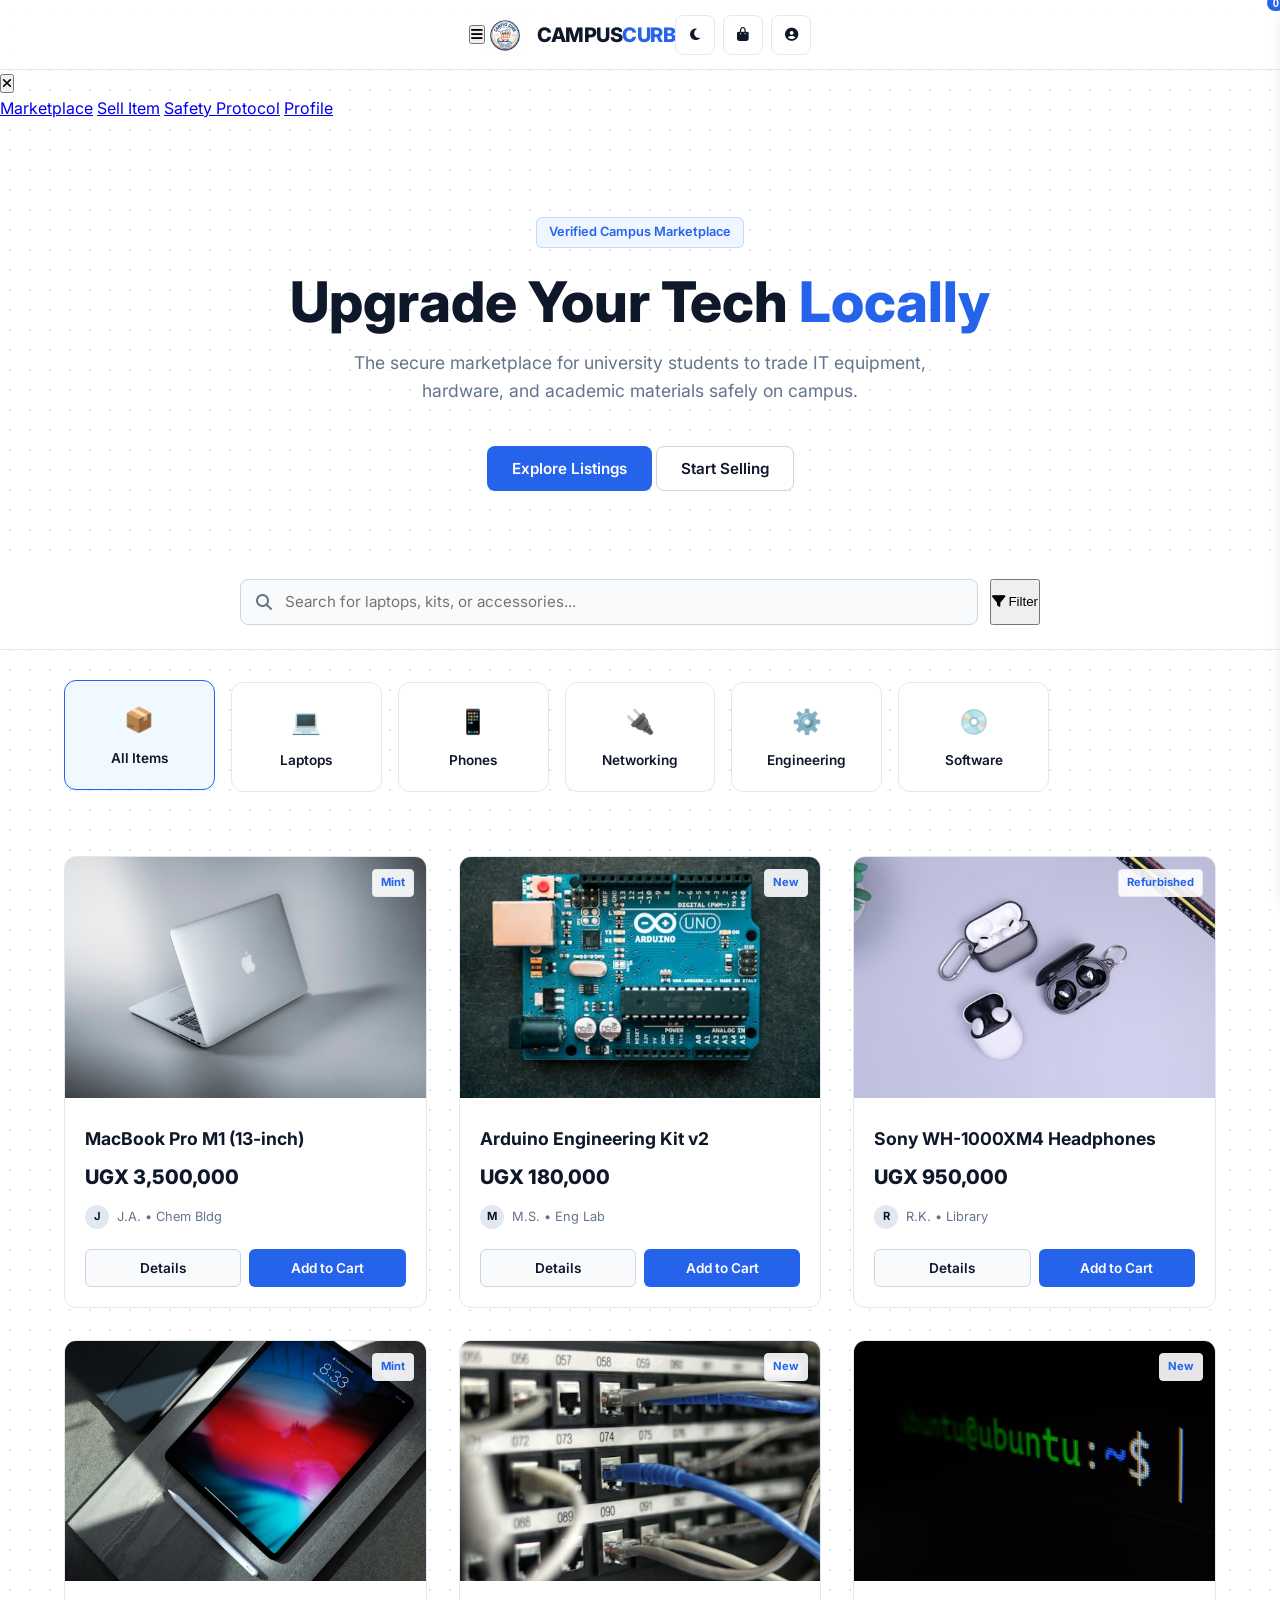
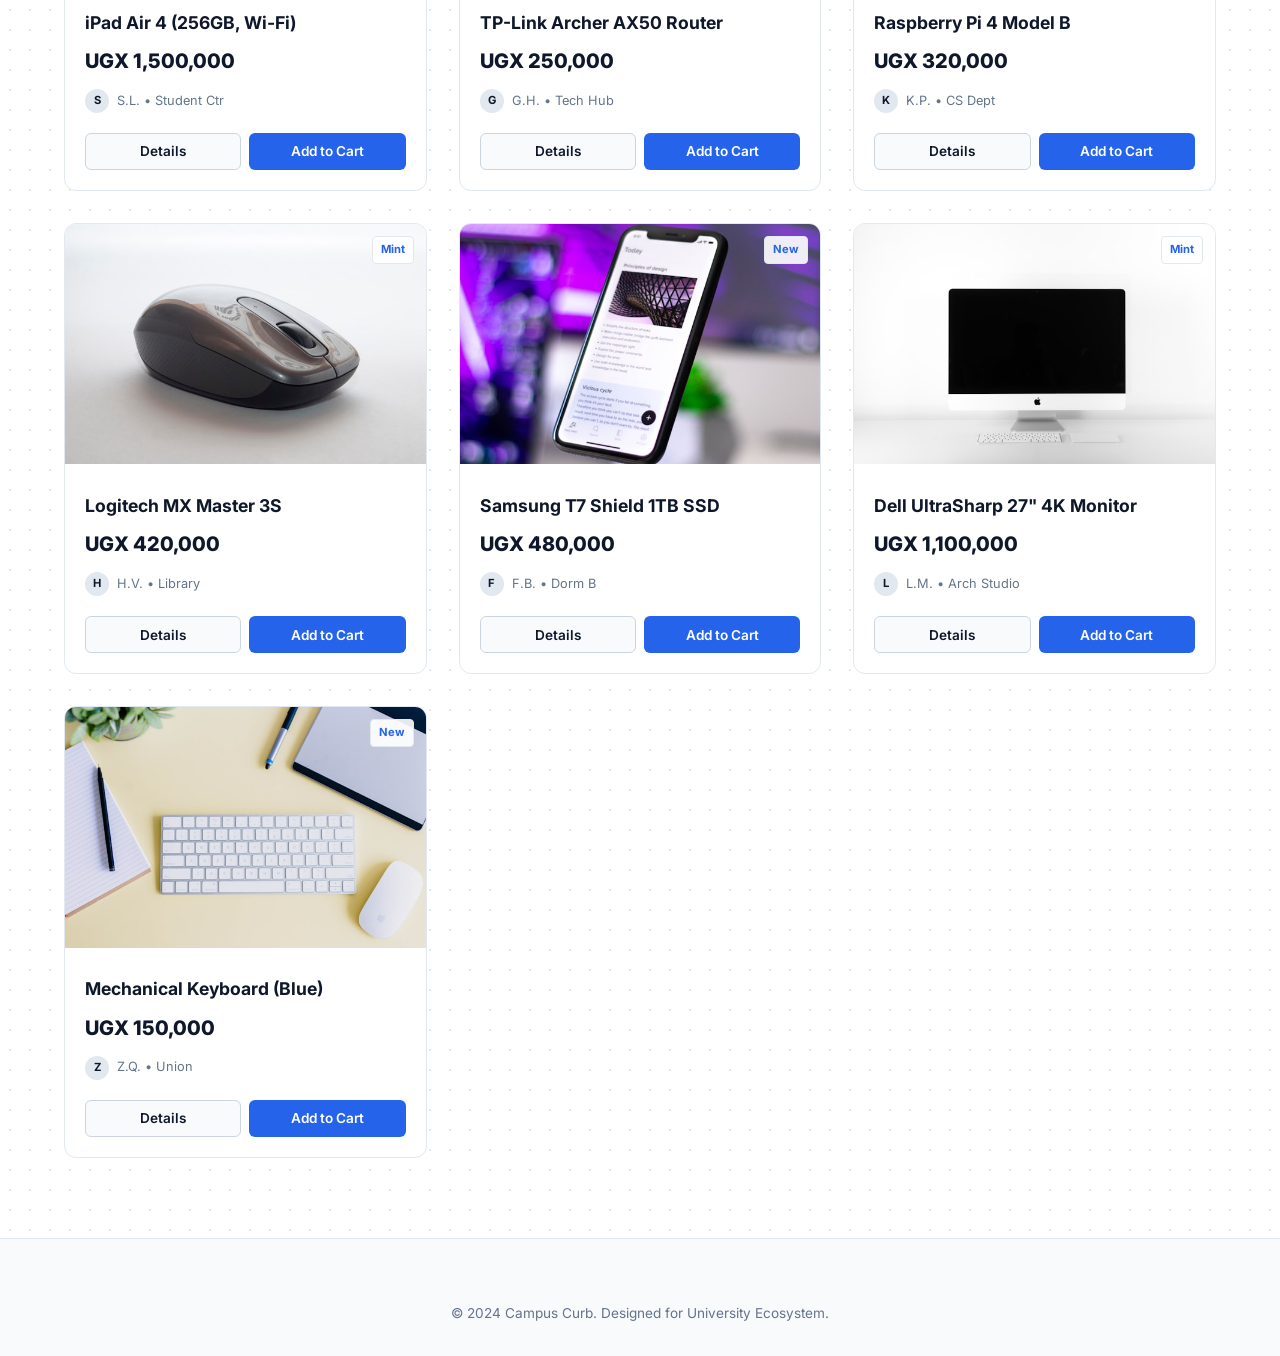
<file: index.html>
<!DOCTYPE html>
<html lang="en">
<head>
    <meta charset="UTF-8">
    <meta name="viewport" content="width=device-width, initial-scale=1.0">
    <meta name="description" content="Campus Curb - The trusted campus-exclusive IT marketplace for students to buy and sell gear safely.">
    <meta name="theme-color" content="#2563eb">
    
    <title>Campus Curb | University IT Marketplace</title>
    
    <!-- PWA Manifest -->
    <link rel="manifest" href="./manifest.json">
    <link rel="apple-touch-icon" href="./campus_curb_logo_1778481383344.png">

    <!-- Fonts & Icons -->
    <link rel="stylesheet" href="https://cdnjs.cloudflare.com/ajax/libs/font-awesome/6.4.0/css/all.min.css">
    <link href="https://fonts.googleapis.com/css2?family=Inter:wght@300;400;500;600;700;800&display=swap" rel="stylesheet">
    
    <!-- Styles -->
    <link rel="stylesheet" href="./css/styles.css">
</head>
<body data-theme="light">

    <!-- Header -->
    <header>
        <div class="container">
            <div class="header-content">
                <button class="menu-toggle" aria-label="Toggle Navigation">
                    <i class="fas fa-bars"></i>
                </button>

                <a href="#" class="logo nav-link" data-view="marketplace">
                    <img src="./campus_curb_logo_1778481383344.png" alt="Campus Curb Logo" class="brand-logo">
                    <span class="logo-text">CAMPUS<span>CURB</span></span>
                </a>

                <div class="nav-actions">
                    <button class="nav-btn" id="themeToggle" aria-label="Toggle Theme">
                        <i class="fas fa-moon"></i>
                    </button>
                    <button class="nav-btn" id="cartBtn" aria-label="View Cart">
                        <i class="fas fa-shopping-bag"></i>
                        <span class="cart-badge" id="cartBadge">0</span>
                    </button>
                    <button class="nav-btn nav-link" data-view="profile" aria-label="User Account">
                        <i class="fas fa-user-circle"></i>
                    </button>
                </div>
            </div>
        </div>
    </header>

    <!-- Navigation Overlay -->
    <nav class="nav-overlay" id="mobileNav">
        <button class="nav-close"><i class="fas fa-times"></i></button>
        <div class="nav-links">
            <a href="#" class="nav-link active" data-view="marketplace">Marketplace</a>
            <a href="#" class="nav-link" data-view="sell">Sell Item</a>
            <a href="#" class="nav-link" data-view="how-it-works">Safety Protocol</a>
            <a href="#" class="nav-link" data-view="profile">Profile</a>
        </div>
    </nav>

    <main>
        <!-- Marketplace View -->
        <section id="marketplace-view" class="view active">
            <div class="hero">
                <div class="container">
                    <div class="hero-content">
                        <span class="hero-badge">Verified Campus Marketplace</span>
                        <h1>Upgrade Your Tech <span>Locally</span></h1>
                        <p>The secure marketplace for university students to trade IT equipment, hardware, and academic materials safely on campus.</p>
                        <div class="hero-cta">
                            <button class="btn btn-primary nav-link" data-view="marketplace">Explore Listings</button>
                            <button class="btn btn-glass nav-link" data-view="sell">Start Selling</button>
                        </div>
                    </div>
                </div>
            </div>

            <div class="search-filter-container">
                <div class="container">
                    <div class="search-wrapper">
                        <div class="search-bar">
                            <i class="fas fa-search"></i>
                            <input type="text" id="searchInput" placeholder="Search for laptops, kits, or accessories...">
                        </div>
                        <button class="filter-btn">
                            <i class="fas fa-filter"></i> <span>Filter</span>
                        </button>
                    </div>
                </div>
            </div>

            <!-- Categories Section -->
            <section class="categories">
                <div class="container">
                    <div class="category-grid">
                        <div class="category-card active" data-category="all">
                            <div class="category-icon-wrapper"><span class="category-icon">📦</span></div>
                            <div class="category-name">All Items</div>
                        </div>
                        <div class="category-card" data-category="Laptops">
                            <div class="category-icon-wrapper"><span class="category-icon">💻</span></div>
                            <div class="category-name">Laptops</div>
                        </div>
                        <div class="category-card" data-category="Phones">
                            <div class="category-icon-wrapper"><span class="category-icon">📱</span></div>
                            <div class="category-name">Phones</div>
                        </div>
                        <div class="category-card" data-category="Networking">
                            <div class="category-icon-wrapper"><span class="category-icon">🔌</span></div>
                            <div class="category-name">Networking</div>
                        </div>
                        <div class="category-card" data-category="Engineering">
                            <div class="category-icon-wrapper"><span class="category-icon">⚙️</span></div>
                            <div class="category-name">Engineering</div>
                        </div>
                        <div class="category-card" data-category="Software">
                            <div class="category-icon-wrapper"><span class="category-icon">💿</span></div>
                            <div class="category-name">Software</div>
                        </div>
                    </div>
                </div>
            </section>

            <!-- Product Grid -->
            <section class="products" id="products">
                <div class="container">
                    <div class="product-grid" id="productGrid">
                        <!-- Products injected by app.js -->
                    </div>
                </div>
            </section>
        </section>

        <!-- Sell View -->
        <section id="sell-view" class="view">
            <div class="container">
                <div class="view-header">
                    <h2>Sell Your Material</h2>
                    <p>Post your IT gear for other students to see.</p>
                </div>
                <div class="glass-card form-container">
                    <form class="sell-form" id="listing-form">
                        <div class="form-group">
                            <label>Item Name</label>
                            <input type="text" placeholder="e.g. MacBook Pro M1" required>
                        </div>
                        <div class="form-row">
                            <div class="form-group">
                                <label>Category</label>
                                <select required>
                                    <option>Laptops</option>
                                    <option>Phones/Tablets</option>
                                    <option>Networking/Cables</option>
                                    <option>Engineering Components</option>
                                    <option>Software/Lab Gear</option>
                                </select>
                            </div>
                            <div class="form-group">
                                <label>Condition</label>
                                <select required>
                                    <option>New</option>
                                    <option>Mint</option>
                                    <option>Refurbished</option>
                                    <option>Used</option>
                                </select>
                            </div>
                        </div>
                        <div class="form-group">
                            <label>Price (UGX)</label>
                            <input type="number" placeholder="Enter amount in UGX" required>
                        </div>
                        <div class="form-group">
                            <label>Description</label>
                            <textarea rows="4" placeholder="Describe the item condition, specs, etc."></textarea>
                        </div>
                        <div class="form-group">
                            <label>Product Image</label>
                            <input type="file" class="file-input">
                        </div>
                        <button type="submit" class="btn btn-primary btn-large">Post Listing</button>
                    </form>
                </div>
            </div>
        </section>

        <!-- How It Works View -->
        <section id="how-it-works-view" class="view">
            <div class="container">
                <div class="view-header">
                    <h2>Safety Protocol</h2>
                    <p>Trading securely within the university ecosystem.</p>
                </div>
                <div class="protocol-grid" style="display: grid; grid-template-columns: repeat(auto-fit, minmax(250px, 1fr)); gap: 2rem; margin-bottom: 5rem;">
                    <div class="protocol-card glass-card">
                        <div class="protocol-icon" style="font-size: 2rem; color: var(--primary-blue); margin-bottom: 1rem;"><i class="fas fa-envelope-circle-check"></i></div>
                        <h3>University Email</h3>
                        <p>All users must be verified with their student email to access the marketplace.</p>
                    </div>
                    <div class="protocol-card glass-card">
                        <div class="protocol-icon" style="font-size: 2rem; color: var(--primary-blue); margin-bottom: 1rem;"><i class="fas fa-shield-halved"></i></div>
                        <h3>Safe Zones</h3>
                        <p>We recommend meeting at high-traffic campus areas like the Library or Student Hub.</p>
                    </div>
                    <div class="protocol-card glass-card">
                        <div class="protocol-icon" style="font-size: 2rem; color: var(--primary-blue); margin-bottom: 1rem;"><i class="fas fa-handshake"></i></div>
                        <h3>In-Person Inspection</h3>
                        <p>Never pay before inspecting the equipment in person. Verify quality first.</p>
                    </div>
                </div>
            </div>
        </section>

        <!-- Profile View -->
        <section id="profile-view" class="view">
            <div class="container">
                <div class="profile-dashboard glass-card" style="margin-top: 5rem; display: flex; align-items: center; gap: 2rem;">
                    <div class="profile-avatar" style="width: 80px; height: 80px; background: var(--primary-blue); color: white; border-radius: 50%; display: flex; align-items: center; justify-content: center; font-size: 2rem; font-weight: 800;">JD</div>
                    <div class="profile-details">
                        <h2>John Doe</h2>
                        <p style="color: var(--text-muted);">Computer Science Student | Verified Seller</p>
                    </div>
                </div>
            </div>
        </section>
    </main>

    <!-- Footer -->
    <footer>
        <div class="container">
            <div class="footer-bottom">
                <p>&copy; 2024 Campus Curb. Designed for University Ecosystem.</p>
            </div>
        </div>
    </footer>

    <!-- Cart Drawer -->
    <div class="cart-overlay" id="cartOverlay"></div>
    <div class="cart-drawer" id="cartDrawer">
        <div class="cart-header" style="padding: 1.5rem; border-bottom: 1px solid var(--border-light); display: flex; justify-content: space-between; align-items: center;">
            <h2>Cart (<span id="cartCount">0</span>)</h2>
            <button id="cartClose" style="background: none; border: none; font-size: 1.5rem; cursor: pointer;">&times;</button>
        </div>
        <div id="cartItems" class="cart-content" style="flex: 1; overflow-y: auto; padding: 1.5rem;"></div>
        <div class="cart-footer" style="padding: 1.5rem; border-top: 1px solid var(--border-light);">
            <div class="cart-total" style="display: flex; justify-content: space-between; font-weight: 800; font-size: 1.2rem; margin-bottom: 1.5rem;">
                <span>Total:</span>
                <span id="cartTotal">UGX 0</span>
            </div>
            <button class="btn btn-primary" style="width: 100%; justify-content: center;">Check Out</button>
        </div>
    </div>

    <!-- Product Details Modal -->
    <div class="modal-overlay" id="productModalOverlay">
        <div class="modal-content">
            <div id="productModalBody">
                <!-- Content injected by app.js -->
            </div>
            <button id="productModalClose" style="position: absolute; top: 1rem; right: 1rem; background: #fff; border: 1px solid var(--border-main); width: 40px; height: 40px; border-radius: 50%; cursor: pointer; font-size: 1.2rem;">&times;</button>
        </div>
    </div>

    <!-- Scripts -->
    <script src="./js/app.js"></script>
</body>
</html>
</file>
<file: css/styles.css>
/* 
    CAMPUS CURB - Technical White Design System 
    Color Palette: Clean White, Professional Blue, Slate Gray
*/

:root {
    --primary-blue: #2563eb;
    --primary-dark: #1e40af;
    --bg-white: #ffffff;
    --bg-ghost: #f8fafc;
    --text-main: #0f172a;
    --text-muted: #64748b;
    --border-light: #e2e8f0;
    --border-main: #cbd5e1;
    --shadow-sm: 0 1px 2px 0 rgb(0 0 0 / 0.05);
    --shadow-md: 0 4px 6px -1px rgb(0 0 0 / 0.1), 0 2px 4px -2px rgb(0 0 0 / 0.1);
    --shadow-lg: 0 10px 15px -3px rgb(0 0 0 / 0.1), 0 4px 6px -4px rgb(0 0 0 / 0.1);
    --transition: all 0.2s cubic-bezier(0.4, 0, 0.2, 1);
}

* {
    margin: 0;
    padding: 0;
    box-sizing: border-box;
}

body {
    font-family: 'Inter', -apple-system, BlinkMacSystemFont, 'Segoe UI', Roboto, sans-serif;
    background-color: var(--bg-white);
    /* Subtle Technical Grid Pattern */
    background-image: 
        radial-gradient(var(--border-light) 1px, transparent 1px);
    background-size: 20px 20px;
    color: var(--text-main);
    line-height: 1.6;
}

.container {
    max-width: 1200px;
    margin: 0 auto;
    padding: 0 1.5rem;
}

/* Header */
header {
    background: rgba(255, 255, 255, 0.8);
    backdrop-filter: blur(12px);
    border-bottom: 1px solid var(--border-light);
    position: sticky;
    top: 0;
    z-index: 1000;
    height: 70px;
    display: flex;
    align-items: center;
}

.header-content {
    display: flex;
    justify-content: space-between;
    align-items: center;
    width: 100%;
}

.logo {
    display: flex;
    align-items: center;
    gap: 0.75rem;
    text-decoration: none;
}

.brand-logo {
    height: 40px;
}

.logo-text {
    font-size: 1.25rem;
    font-weight: 800;
    color: var(--text-main);
    letter-spacing: -0.5px;
}

.logo-text span {
    color: var(--primary-blue);
}

.nav-actions {
    display: flex;
    gap: 0.5rem;
}

.nav-btn {
    width: 40px;
    height: 40px;
    border-radius: 8px;
    border: 1px solid var(--border-light);
    background: var(--bg-white);
    color: var(--text-main);
    cursor: pointer;
    display: flex;
    align-items: center;
    justify-content: center;
    transition: var(--transition);
}

.nav-btn:hover {
    background: var(--bg-ghost);
    border-color: var(--primary-blue);
    color: var(--primary-blue);
}

.cart-badge {
    position: absolute;
    top: -5px;
    right: -5px;
    background: var(--primary-blue);
    color: white;
    font-size: 0.7rem;
    padding: 2px 6px;
    border-radius: 10px;
    font-weight: 700;
}

/* Hero Section */
.hero {
    padding: 6rem 0 4rem;
    text-align: center;
}

.hero-badge {
    display: inline-block;
    padding: 0.25rem 0.75rem;
    background: #eff6ff;
    color: var(--primary-blue);
    border: 1px solid #bfdbfe;
    border-radius: 6px;
    font-size: 0.8rem;
    font-weight: 600;
    margin-bottom: 1.5rem;
}

.hero h1 {
    font-size: 3.5rem;
    font-weight: 800;
    line-height: 1.1;
    margin-bottom: 1rem;
    color: var(--text-main);
}

.hero h1 span {
    color: var(--primary-blue);
    position: relative;
}

.hero p {
    font-size: 1.1rem;
    color: var(--text-muted);
    max-width: 600px;
    margin: 0 auto 2.5rem;
}

/* Buttons */
.btn {
    padding: 0.75rem 1.5rem;
    border-radius: 8px;
    font-weight: 600;
    cursor: pointer;
    transition: var(--transition);
    border: 1px solid transparent;
    font-family: inherit;
    font-size: 0.95rem;
    text-decoration: none;
    display: inline-flex;
    align-items: center;
    gap: 0.5rem;
}

.btn-primary {
    background: var(--primary-blue);
    color: white;
}

.btn-primary:hover {
    background: var(--primary-dark);
    box-shadow: var(--shadow-md);
}

.btn-glass {
    background: var(--bg-white);
    border: 1px solid var(--border-main);
    color: var(--text-main);
}

.btn-glass:hover {
    background: var(--bg-ghost);
}

/* Search Bar */
.search-filter-container {
    padding: 1.5rem 0;
    background: var(--bg-white);
    border-bottom: 1px solid var(--border-light);
    position: sticky;
    top: 70px;
    z-index: 900;
}

.search-wrapper {
    display: flex;
    gap: 0.75rem;
    max-width: 800px;
    margin: 0 auto;
}

.search-bar {
    flex: 1;
    position: relative;
}

.search-bar i {
    position: absolute;
    left: 1rem;
    top: 50%;
    transform: translateY(-50%);
    color: var(--text-muted);
}

.search-bar input {
    width: 100%;
    padding: 0.8rem 1rem 0.8rem 2.75rem;
    background: var(--bg-ghost);
    border: 1px solid var(--border-main);
    border-radius: 8px;
    color: var(--text-main);
    font-size: 0.95rem;
    outline: none;
    transition: var(--transition);
}

.search-bar input:focus {
    border-color: var(--primary-blue);
    background: var(--bg-white);
    box-shadow: 0 0 0 3px rgba(37, 99, 235, 0.1);
}

/* Categories */
.category-grid {
    display: grid;
    grid-template-columns: repeat(auto-fill, minmax(150px, 1fr));
    gap: 1rem;
    padding: 2rem 0;
}

.category-card {
    background: var(--bg-white);
    border: 1px solid var(--border-light);
    padding: 1.25rem;
    border-radius: 12px;
    text-align: center;
    cursor: pointer;
    transition: var(--transition);
}

.category-card:hover, .category-card.active {
    border-color: var(--primary-blue);
    background: #f0f9ff;
    transform: translateY(-2px);
    box-shadow: var(--shadow-sm);
}

.category-icon-wrapper {
    font-size: 1.5rem;
    margin-bottom: 0.5rem;
}

.category-name {
    font-weight: 600;
    font-size: 0.85rem;
    color: var(--text-main);
}

/* Product Cards */
.product-grid {
    display: grid;
    grid-template-columns: repeat(auto-fill, minmax(280px, 1fr));
    gap: 2rem;
    padding: 2rem 0 5rem;
}

.product-card {
    background: var(--bg-white);
    border: 1px solid var(--border-light);
    border-radius: 12px;
    overflow: hidden;
    transition: var(--transition);
}

.product-card:hover {
    border-color: var(--primary-blue);
    box-shadow: var(--shadow-lg);
}

.product-image-wrapper {
    position: relative;
    aspect-ratio: 3/2;
}

.product-image-wrapper img {
    width: 100%;
    height: 100%;
    object-fit: cover;
}

.condition-badge {
    position: absolute;
    top: 0.75rem;
    right: 0.75rem;
    background: rgba(255, 255, 255, 0.9);
    padding: 0.25rem 0.5rem;
    border-radius: 4px;
    font-size: 0.7rem;
    font-weight: 700;
    color: var(--primary-blue);
    border: 1px solid var(--border-light);
}

.product-info {
    padding: 1.25rem;
}

.product-title {
    font-size: 1.1rem;
    font-weight: 700;
    margin-bottom: 0.5rem;
    white-space: nowrap;
    overflow: hidden;
    text-overflow: ellipsis;
}

.product-price {
    font-size: 1.25rem;
    font-weight: 800;
    color: var(--text-main);
    margin-bottom: 0.75rem;
}

.product-seller {
    display: flex;
    align-items: center;
    gap: 0.5rem;
    color: var(--text-muted);
    font-size: 0.8rem;
    margin-bottom: 1.25rem;
}

.seller-avatar {
    width: 24px;
    height: 24px;
    background: #e2e8f0;
    border-radius: 50%;
    display: flex;
    align-items: center;
    justify-content: center;
    color: var(--text-main);
    font-weight: 700;
    font-size: 0.7rem;
}

.product-actions {
    display: grid;
    grid-template-columns: 1fr 1fr;
    gap: 0.5rem;
}

.btn-detail, .btn-contact {
    padding: 0.6rem;
    border-radius: 6px;
    font-weight: 600;
    font-size: 0.85rem;
    cursor: pointer;
    font-family: inherit;
    text-align: center;
}

.btn-detail {
    background: var(--bg-ghost);
    border: 1px solid var(--border-main);
    color: var(--text-main);
}

.btn-contact {
    background: var(--primary-blue);
    border: none;
    color: white;
}

/* Modal & Cart */
.modal-overlay, .cart-overlay {
    position: fixed;
    top: 0;
    left: 0;
    width: 100%;
    height: 100%;
    background: rgba(15, 23, 42, 0.4);
    backdrop-filter: blur(4px);
    z-index: 1500;
    display: none;
}

.modal-overlay.active, .cart-overlay.open {
    display: block;
}

.cart-drawer {
    position: fixed;
    top: 0;
    right: -400px;
    width: 100%;
    max-width: 400px;
    height: 100vh;
    background: var(--bg-white);
    z-index: 2000;
    transition: 0.3s ease;
    box-shadow: var(--shadow-lg);
    display: flex;
    flex-direction: column;
}

.cart-drawer.open {
    right: 0;
}

.modal-content {
    position: fixed;
    top: 50%;
    left: 50%;
    transform: translate(-50%, -50%);
    width: 90%;
    max-width: 800px;
    background: var(--bg-white);
    border-radius: 16px;
    z-index: 2000;
    box-shadow: var(--shadow-lg);
    max-height: 90vh;
    overflow-y: auto;
}

/* Forms */
.glass-card {
    background: var(--bg-white);
    border: 1px solid var(--border-light);
    border-radius: 16px;
    padding: 2.5rem;
    box-shadow: var(--shadow-sm);
}

.form-group { margin-bottom: 1.5rem; }
.form-row { display: grid; grid-template-columns: 1fr 1fr; gap: 1.5rem; }

label { display: block; font-weight: 600; margin-bottom: 0.5rem; color: var(--text-main); font-size: 0.9rem; }

input, select, textarea {
    width: 100%;
    padding: 0.75rem;
    background: var(--bg-ghost);
    border: 1px solid var(--border-main);
    border-radius: 8px;
    color: var(--text-main);
    font-family: inherit;
    font-size: 0.95rem;
    outline: none;
}

input:focus { border-color: var(--primary-blue); background: var(--bg-white); }

/* Footer */
footer {
    padding: 4rem 0 2rem;
    background: var(--bg-ghost);
    border-top: 1px solid var(--border-light);
}

.footer-bottom {
    text-align: center;
    color: var(--text-muted);
    font-size: 0.85rem;
}

/* Animations */
@keyframes fadeIn {
    from { opacity: 0; transform: translateY(10px); }
    to { opacity: 1; transform: translateY(0); }
}

.view { display: none; }
.view.active { display: block; animation: fadeIn 0.3s ease-out; }
</file>
